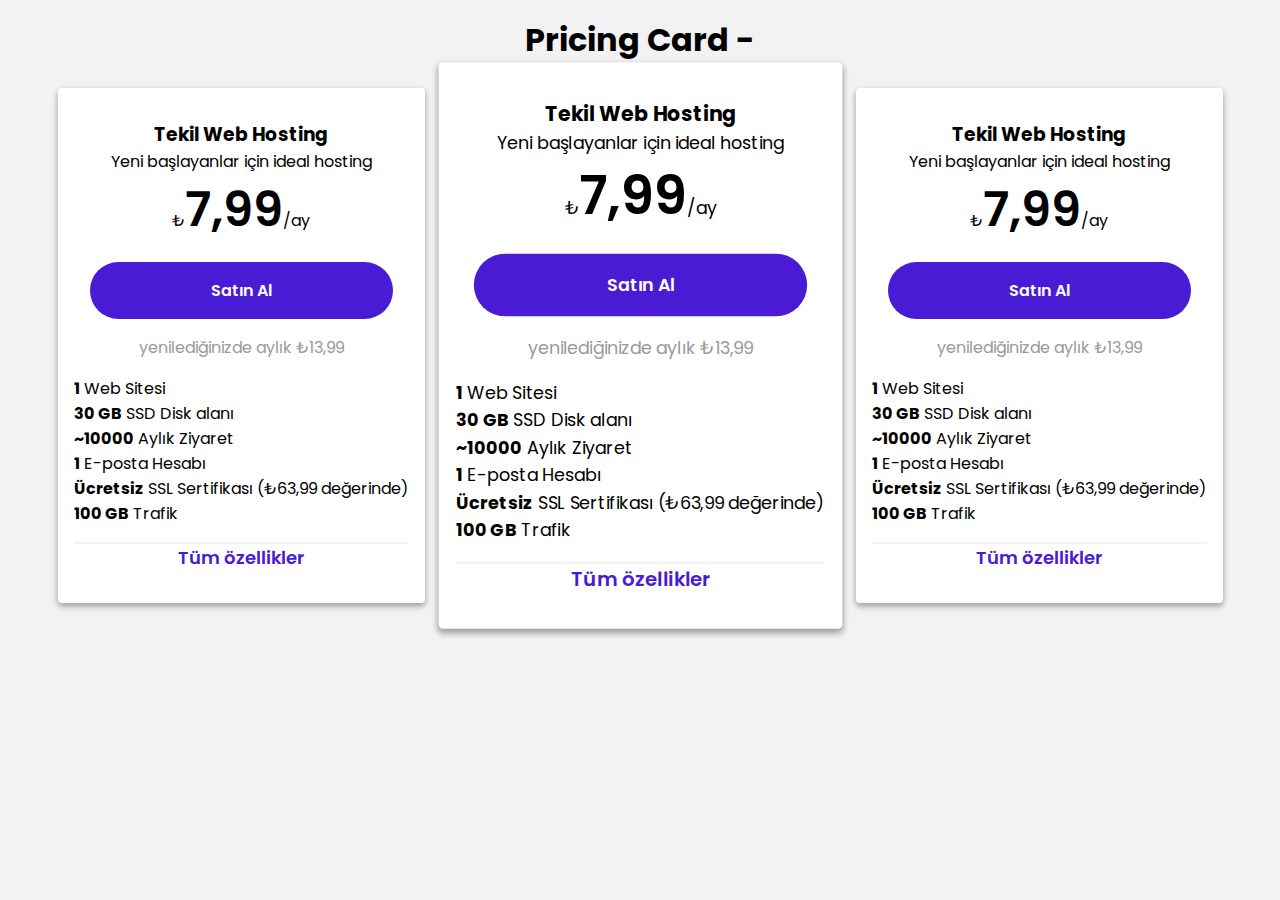
<file: index.html>
<!DOCTYPE html>
<html lang="tr">
<head>
    <meta charset="UTF-8">
    <meta http-equiv="X-UA-Compatible" content="IE=edge">
    <meta name="viewport" content="width=device-width, initial-scale=1.0">
    <title>Pricing Card</title>
    <link rel="stylesheet" href="assets/style.css">
    <link rel="stylesheet" href="https://use.fontawesome.com/releases/v5.15.4/css/all.css" integrity="sha384-DyZ88mC6Up2uqS4h/KRgHuoeGwBcD4Ng9SiP4dIRy0EXTlnuz47vAwmeGwVChigm" crossorigin="anonymous">
    <script src="https://code.jquery.com/jquery-3.6.0.slim.min.js" integrity="sha256-u7e5khyithlIdTpu22PHhENmPcRdFiHRjhAuHcs05RI=" crossorigin="anonymous"></script>
</head>
<body>
    <h1 style="text-align: center;">Pricing Card -</h1>
    <div class="pricing-card-container">
        <div class="pricing-cards">
            <div class="pricingCard">
                <div class="pricingCard-title">
                    <h3>Tekil Web Hosting</h3>
                    <p>Yeni başlayanlar için ideal hosting</p>
                </div>
                <div class="pricingCard-pricing">
                    ₺<span class="price">7,99</span>/ay
                </div> 
                <a href="sepet.html" class="pricingCard-basket">
                    Satın Al
                </a>
                <p class="pricingCard-refresh">yenilediğinizde aylık ₺13,99</p>
                <div class="pricingCard-properties">
                    <p>
                        <i class="fas fa-check" style="color: #00b67a;"></i>
                        <strong>1</strong> Web Sitesi
                    </p>
                    <p>
                        <i class="fas fa-check" style="color: #00b67a;"></i>
                        <strong>30 GB</strong> SSD Disk alanı
                    </p>
                    <p>
                        <i class="fas fa-check" style="color: #00b67a;"></i>
                        <strong>~10000</strong> Aylık Ziyaret
                    </p>
                    <p>
                        <i class="fas fa-check" style="color: #00b67a;"></i>
                        <strong>1</strong> E-posta Hesabı
                    </p>
                    <p>
                        <i class="fas fa-check" style="color: #00b67a;"></i>
                        <strong>Ücretsiz</strong> SSL Sertifikası (₺63,99 değerinde)
                    </p>
                    <p>
                        <i class="fas fa-check" style="color: #00b67a;"></i>
                        <strong>100 GB</strong> Trafik
                    </p>
                </div>
                <div class="pricingCard-all-properties">
                    <hr   color=#f2f2f2> 
                    <a href="#">Tüm özellikler</a>
                </div>
                
            </div><!-- pricingCard -->


            <div class="pricingCard orta centers">
                <div class="pricingCard-title">
                    <h3>Tekil Web Hosting</h3>
                    <p>Yeni başlayanlar için ideal hosting</p>
                </div>
                <div class="pricingCard-pricing">
                    ₺<span class="price">7,99</span>/ay
                </div>
                <a href="sepet.html" class="pricingCard-basket">
                    Satın Al
                </a>
                <p class="pricingCard-refresh">yenilediğinizde aylık ₺13,99</p>
                <div class="pricingCard-properties">
                    <p>
                        <i class="fas fa-check" style="color: #00b67a;"></i>
                        <strong>1</strong> Web Sitesi
                    </p>
                    <p>
                        <i class="fas fa-check" style="color: #00b67a;"></i>
                        <strong>30 GB</strong> SSD Disk alanı
                    </p>
                    <p>
                        <i class="fas fa-check" style="color: #00b67a;"></i>
                        <strong>~10000</strong> Aylık Ziyaret
                    </p>
                    <p>
                        <i class="fas fa-check" style="color: #00b67a;"></i>
                        <strong>1</strong> E-posta Hesabı
                    </p>
                    <p>
                        <i class="fas fa-check" style="color: #00b67a;"></i>
                        <strong>Ücretsiz</strong> SSL Sertifikası (₺63,99 değerinde)
                    </p>
                    <p>
                        <i class="fas fa-check" style="color: #00b67a;"></i>
                        <strong>100 GB</strong> Trafik
                    </p>
                </div>
                <div class="pricingCard-all-properties">
                    <hr  color=#f2f2f2> 
                    <a href="#">Tüm özellikler</a>
                </div>
            </div><!-- pricingCard -->
            <div class="pricingCard">
                <div class="pricingCard-title">
                    <h3>Tekil Web Hosting</h3>
                    <p>Yeni başlayanlar için ideal hosting</p>
                </div>
                <div class="pricingCard-pricing">
                    ₺<span class="price">7,99</span>/ay
                </div>
                <a href="sepet.html" class="pricingCard-basket">
                    Satın Al
                </a>
                <p class="pricingCard-refresh">yenilediğinizde aylık ₺13,99</p>
                <div class="pricingCard-properties">
                    <p>
                        <i class="fas fa-check" style="color: #00b67a;"></i>
                        <strong>1</strong> Web Sitesi
                    </p>
                    <p>
                        <i class="fas fa-check" style="color: #00b67a;"></i>
                        <strong>30 GB</strong> SSD Disk alanı
                    </p>
                    <p>
                        <i class="fas fa-check" style="color: #00b67a;"></i>
                        <strong>~10000</strong> Aylık Ziyaret
                    </p>
                    <p>
                        <i class="fas fa-check" style="color: #00b67a;"></i>
                        <strong>1</strong> E-posta Hesabı
                    </p>
                    <p>
                        <i class="fas fa-check" style="color: #00b67a;"></i>
                        <strong>Ücretsiz</strong> SSL Sertifikası (₺63,99 değerinde)
                    </p>
                    <p>
                        <i class="fas fa-check" style="color: #00b67a;"></i>
                        <strong>100 GB</strong> Trafik
                    </p>
                </div>
                <div class="pricingCard-all-properties">
                    <hr   color=#f2f2f2> 
                    <a href="#">Tüm özellikler</a>
                </div>
            </div><!-- pricingCard -->
        </div><!-- pricing-cards -->
    </div><!-- pricing-card-container -->
    
    
    <script src="assets/main.js"></script>
    
</body>
</html>
</file>
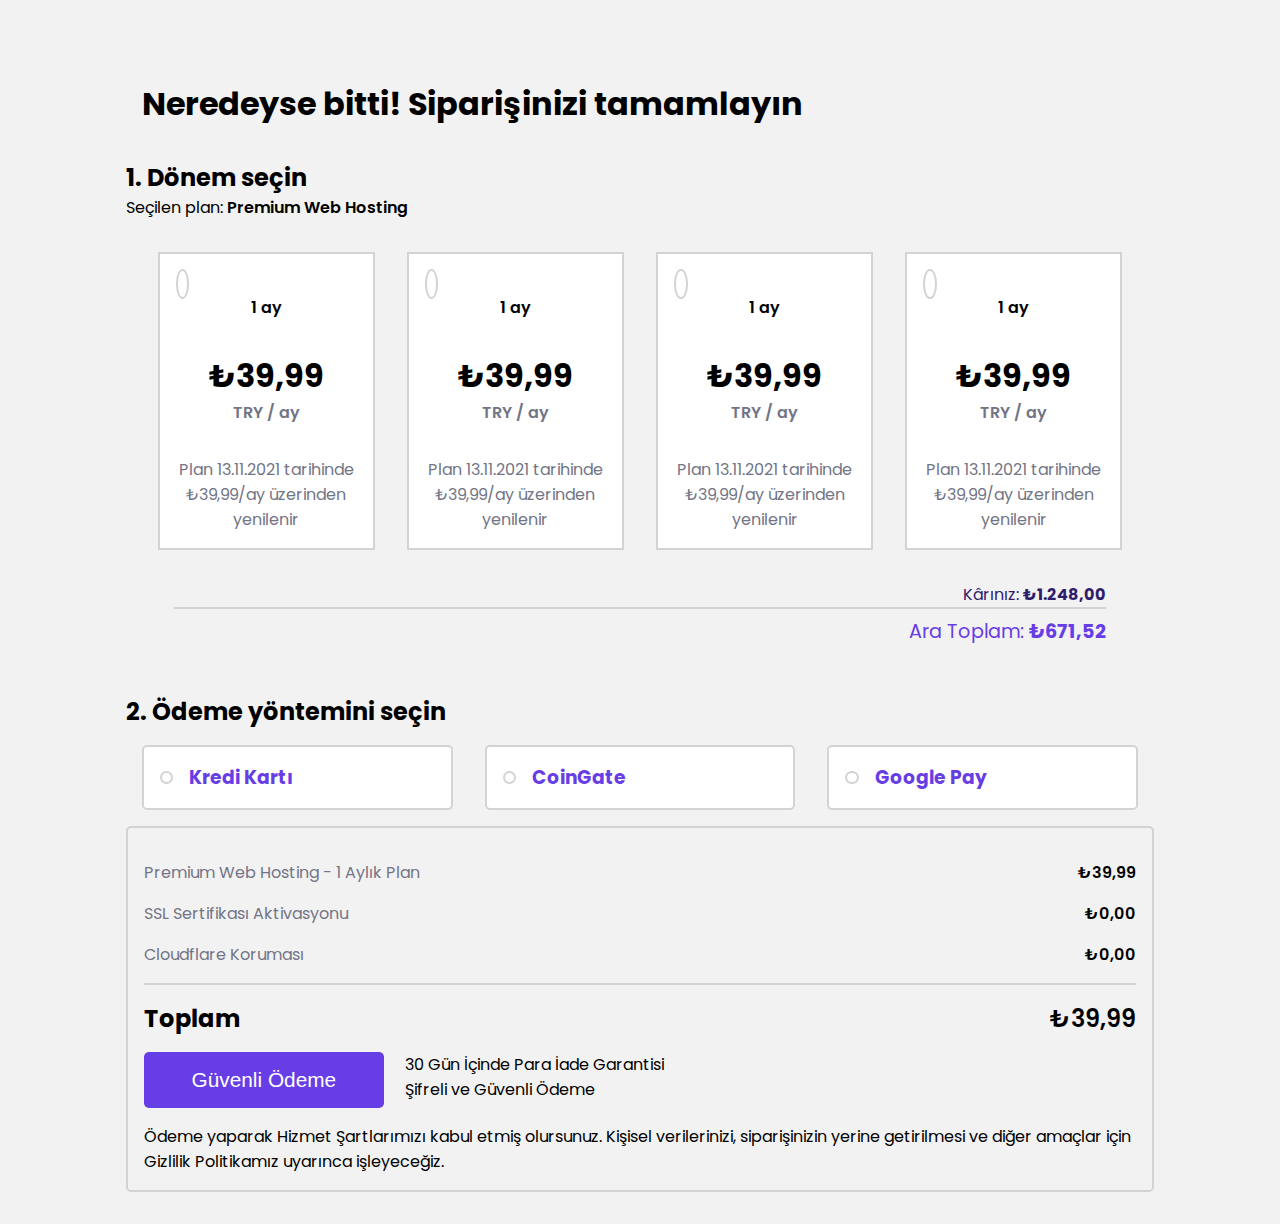
<file: sepet.html>
<!DOCTYPE html>
<html lang="tr">
<head>
    <meta charset="UTF-8">
    <meta http-equiv="X-UA-Compatible" content="IE=edge">
    <meta name="viewport" content="width=device-width, initial-scale=1.0">
    <title>Pricing Card - Sepet</title>
    <link rel="stylesheet" href="assets/style.css">
    <link rel="stylesheet" href="https://use.fontawesome.com/releases/v5.15.4/css/all.css" integrity="sha384-DyZ88mC6Up2uqS4h/KRgHuoeGwBcD4Ng9SiP4dIRy0EXTlnuz47vAwmeGwVChigm" crossorigin="anonymous">
    <script src="https://code.jquery.com/jquery-3.6.0.slim.min.js" integrity="sha256-u7e5khyithlIdTpu22PHhENmPcRdFiHRjhAuHcs05RI=" crossorigin="anonymous"></script>


</head>
<body>
    <div class="pricingCard-basket-container">
        <div class="pricingCard-basket-title">
            <h1>Neredeyse bitti! Siparişinizi tamamlayın</h1>
            <h3>1. Dönem seçin</h3>
            <p>Seçilen plan: <span>Premium Web Hosting</span></p>
        </div>

        <div class="plan-container">
            <div class="plan">
                <i class="fas fa-check"></i>
                <p class="plan-time">1 ay</p>
                <div class="plan-price">
                    <h2>
                        ₺39,99
                    </h2>
                    <p>TRY / ay</p>
                </div>
                <p class="plan-date">
                    Plan 13.11.2021 tarihinde ₺39,99/ay üzerinden yenilenir
                </p>
            </div><!-- ./plan -->
            
            <div class="plan">
                <i class="fas fa-check"></i>
                <p class="plan-time">1 ay</p>
                <div class="plan-price">
                    <h2>
                        ₺39,99
                    </h2>
                    <p>TRY / ay</p>
                </div>
                <p class="plan-date">
                    Plan 13.11.2021 tarihinde ₺39,99/ay üzerinden yenilenir
                </p>
            </div><!-- ./plan -->
            <div class="plan">
                <i class="fas fa-check"></i>
                <p class="plan-time">1 ay</p>
                <div class="plan-price">
                    <h2>
                        ₺39,99
                    </h2>
                    <p>TRY / ay</p>
                </div>
                <p class="plan-date">
                    Plan 13.11.2021 tarihinde ₺39,99/ay üzerinden yenilenir
                </p>
            </div><!-- ./plan -->
            <div class="plan">
                <i class="fas fa-check"></i>
                <p class="plan-time">1 ay</p>
                <div class="plan-price">
                    <h2>
                        ₺39,99
                    </h2>
                    <p>TRY / ay</p>
                </div>
                <p class="plan-date">
                    Plan 13.11.2021 tarihinde ₺39,99/ay üzerinden yenilenir
                </p>
            </div><!-- ./plan -->

        </div><!-- ./plan-container -->


        <div class="total-snow">
            <p class="snow">
                Kârınız: <b>₺1.248,00</b>
            </p>
            <p class="total">
                Ara Toplam: <b>₺671,52</b>
            </p>
        </div>

        <div class="pricingCard-basket-title">
            <h3>2. Ödeme yöntemini seçin</h3>
        </div>

        <div class="payment-container">
            <div class="payment">
                <i class="fas fa-check"></i>
                <h3>Kredi Kartı</h3>
            </div>
            <div class="payment">
                <i class="fas fa-check"></i>
                <h3>CoinGate</h3>
            </div>
            <div class="payment">
                <i class="fas fa-check"></i>
                <h3>Google Pay</h3>
            </div>
        </div> <!-- payment-container -->

        <div class="checkout-container">
            <div class="checkout-detail">
                <p>Premium Web Hosting - 1 Aylık Plan</p>
                <span>₺39,99</span>
            </div>
            <div class="checkout-detail">
                <p>SSL Sertifikası Aktivasyonu</p>
                <span>₺0,00</span>
            </div>
            <div class="checkout-detail">
                <p>Cloudflare Koruması</p>
                <span>₺0,00</span>
            </div>
            <hr class="hr">
            <div class="checkout-total">
                <div class="total">
                    <h3>Toplam</h3> 
                    <span>₺39,99</span>
                </div>    
                <div class="pay">
                    <button>Güvenli Ödeme</button>

                    <div class="pay-property">
                        <p>
                            <i class="fas fa-redo"></i>
                            30 Gün İçinde Para İade Garantisi
                        </p>
                        <p>
                            <i class="fas fa-lock"></i>
                            Şifreli ve Güvenli Ödeme
                        </p>                        
                    </div>
                </div>

                <p>
                    Ödeme yaparak Hizmet Şartlarımızı kabul etmiş olursunuz. Kişisel verilerinizi, siparişinizin yerine getirilmesi ve diğer amaçlar için Gizlilik Politikamız uyarınca işleyeceğiz.
                </p>
            </div>
        </div><!-- checkout-container -->


    </div><!-- ./pricingCard-basket-container -->
    

    <script src="assets/main.js"></script>
    
    
</body>
</html>
</file>
<file: assets/style.css>
@import url('https://fonts.googleapis.com/css2?family=Poppins&display=swap');
* {
    margin: 0;
    padding: 0;
    box-sizing: border-box;
    outline: none;
}
body {
    font-family: 'Poppins', sans-serif;
    background-color: #f2f2f2;
    padding: 1rem;
}
.pricing-card-container {
    display: flex;
    justify-content: space-evenly;
    padding: 1rem;
}
.pricing-cards {
    display: flex;
    flex-wrap: wrap;
}
.pricingCard {
    flex: 1;
    transition: all .3s ease-out;
    background-color: white;
    margin: .5rem 1rem;
    padding: 2rem 1rem;
    border-radius: 4px;
    box-shadow: rgba(0, 0, 0, 0.16) 0px 3px 6px, rgba(0, 0, 0, 0.23) 0px 3px 6px;
    cursor: pointer;
}
.centers {
    transform: scale(1.1);
}
.pricingCard-title {
    text-align: center;
}
.pricingCard-pricing {
    text-align: center;
}
.price {
    font-size:  3rem;
    font-weight: 600;
}
.pricingCard-basket {
    display: block;
    background-color: #491bd5;
    text-align: center;
    color: #fff;
    padding: 1rem;
    border-radius: 100px;
    font-weight: 600;
    margin: 1rem;
    text-decoration: none;
}
.pricingCard-refresh {
    text-align: center;
    color: #999;
}
.pricingCard-properties {
    padding: 1rem 0;
}

.pricingCard-all-properties {
    text-align: center;
}
.pricingCard-all-properties a {
    color:  #491bd5;
    text-decoration: none;
    font-weight: 600;
    font-size: large;
}
.pricingCard-all-properties a:hover {
    color: #54595F;
}



/* pricingCard-basket */


.pricingCard-basket-container {
    width: 85%;
    margin: 0 auto;
    padding: 1rem;
}
@media (max-width: 600px) {
    .pricingCard-basket-container {
        width: 100%;
        margin: 0;
    }
}
.pricingCard-basket-container .pricingCard-basket-title {
    padding-top: 3rem;
}
.pricingCard-basket-container .pricingCard-basket-title h1 {
    padding: 2rem 1rem;
    padding-top: 0;
}
.pricingCard-basket-container .pricingCard-basket-title h3 {
    font-size: 1.5rem;
}
.pricingCard-basket-container .pricingCard-basket-title p span {
    font-weight: 600;
}

.pricingCard-basket-container .plan-container {
    display: flex;
    flex-wrap: wrap;
    padding: 1rem;
}
.pricingCard-basket-container .plan-container .plan {
    padding: 1rem;
    margin: 1rem;
    background-color: #fff;
    flex: 1;
    border: 2px solid lightgrey;
    transition: all .5s;
    cursor: pointer;

}
.pricingCard-basket-container .plan-container .plan i {
    color: #fff;
    font-size: .7rem;
    border: 2px solid lightgrey;
    border-radius: 50%;
    padding: .3rem;
    transition: all .8s;
}
.pricingCard-basket-container .plan-container .plan .onay {
    background-color: #673de6;
}


.pricingCard-basket-container .plan-container .plan .plan-time {
    text-align: center;
    font-weight: 600;
}
.pricingCard-basket-container .plan-container .plan .plan-price {
    text-align: center;
    padding: 2rem;
}
.pricingCard-basket-container .plan-container .plan .plan-price h2 {
    font-size: 2rem;
}
.pricingCard-basket-container .plan-container .plan .plan-price p {
    color: #727586;
    font-weight: 600;
}

.pricingCard-basket-container .plan-container .plan .plan-date {
    text-align: center;
    color: #727586;
}

.pricingCard-basket-container .total-snow {
    text-align: right;
    padding: 0 3rem;
}
.pricingCard-basket-container .total-snow .snow {
    color: #2f1c6a;
    border-bottom: 2px solid lightgrey;
}
.pricingCard-basket-container .total-snow .total {
    color: #673de6;
    font-size: 1.2rem;
    padding-top: .5rem;
}

.payment-container {
    display: flex;
}
.payment-container .payment {
    display: flex;
    align-items: center;
    padding: 1rem;
    margin: 1rem;
    background-color: #fff;
    flex: 1;
    flex-wrap: wrap;
    border: 2px solid lightgrey;
    transition: all .5s;
    border-radius: 5px;
    cursor: pointer;

}
.payment-container .payment  h3 {
    color: #673de6;
    padding-left: 1rem;
}
.payment-container .payment i {
    color: #fff;
    font-size: .7rem;
    border: 2px solid lightgrey;
    border-radius: 50%;
    padding: .3rem;
    transition: all .8s;
}
.payment-container .payment .onay {
    background-color: #673de6;
}

.checkout-container {
    border: 2px solid lightgrey;
    border-radius: 5px;
    padding: 1rem;
}
.checkout-container .checkout-detail {
    display: flex;
    margin: 1rem 0;
}
.checkout-container .checkout-detail p{
    color: #727586;
    flex: 1;
}
.checkout-container .checkout-detail span {
    font-weight: 600;
}
.hr {
    border: 1px solid lightgrey;
}
.checkout-container .checkout-total {
    margin-top: 1rem;
}
.checkout-container .checkout-total .total{
    display: flex;
}
.checkout-container .checkout-total .total h3{
    flex: 1;
    font-size: 1.5rem;
}
.checkout-container .checkout-total .total span {
    font-size: 1.5rem;
    font-weight: 600;
}

.checkout-container .pay {
    display: flex;
}
.checkout-container .pay button{
    background-color: #673de6;
    border:none;
    padding: 1rem 3rem;
    font-size: 1.3rem;
    color: #fff;
    border-radius: 5px;
    margin: 1rem 0;
    cursor: pointer;

}

.pay-property {
    padding: 1rem;
}
.pay-property i {
    color: #00b090;
    padding-right: .3rem;
}
</file>
